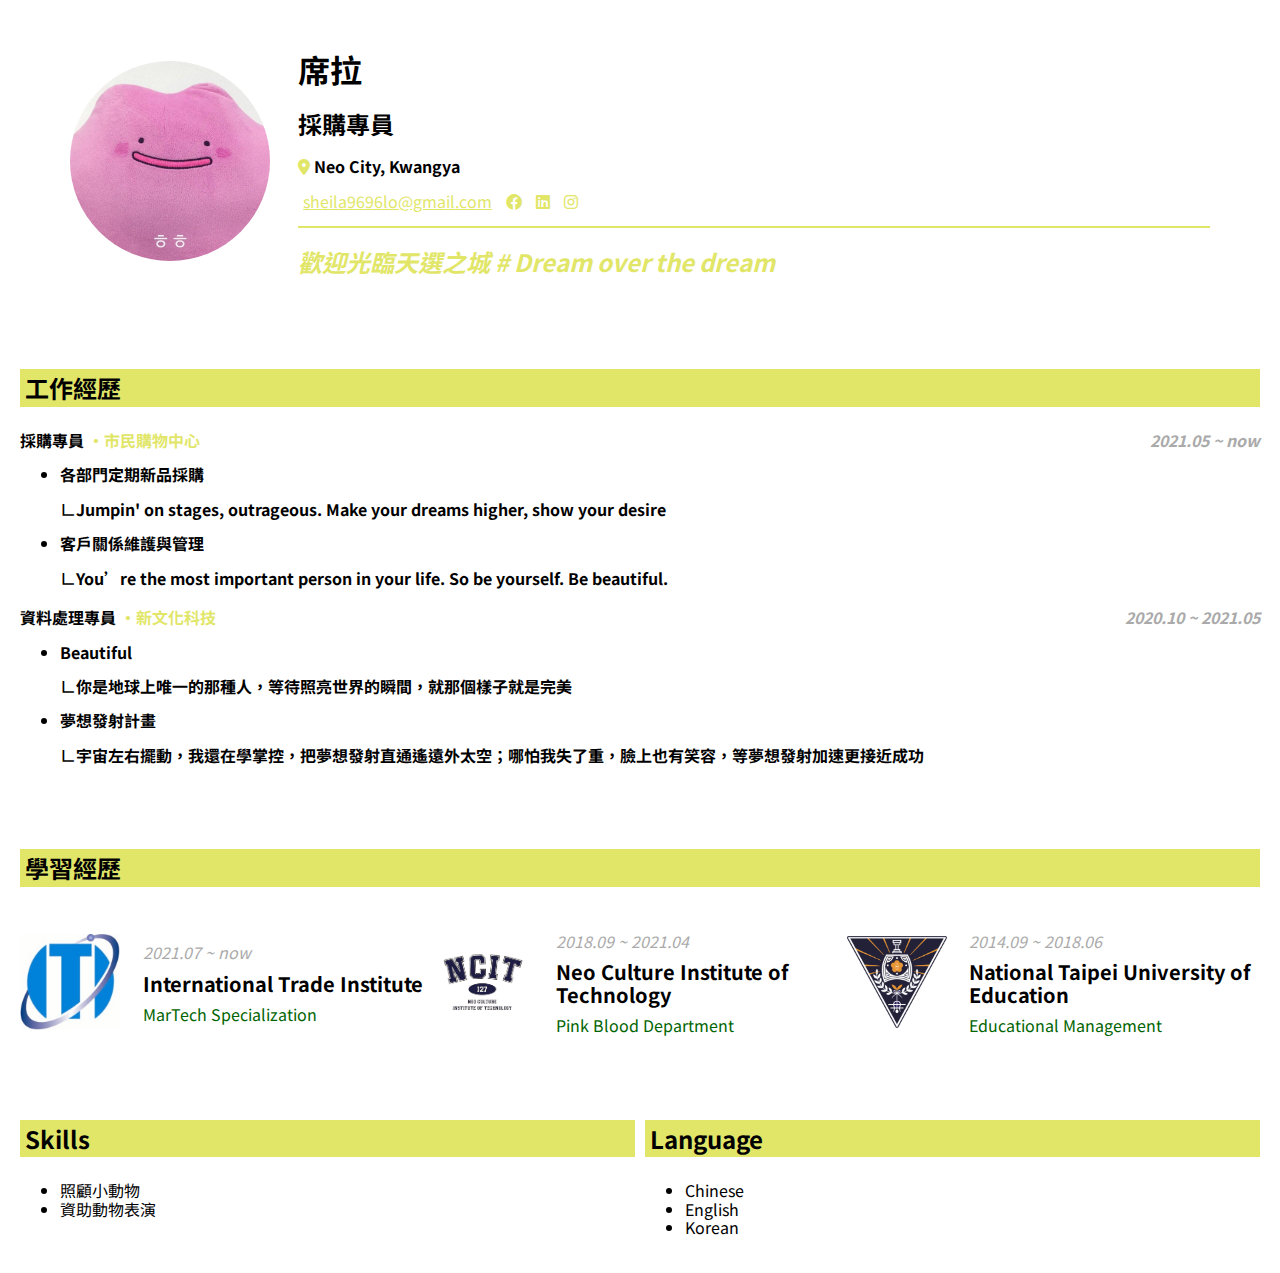
<file: CVlab/index.html>
<!DOCTYPE html>
<html lang="en">

<head>
    <meta charset="UTF-8">
    <meta http-equiv="X-UA-Compatible" content="IE=edge">
    <meta name="viewport" content="width=device-width, initial-scale=1.0">
    <title>Document</title>
    <link rel="stylesheet" href="./stylesheets/normalize.css">
    <link rel="stylesheet" href="./stylesheets/style.css">
    <link rel="stylesheet" href="https://cdnjs.cloudflare.com/ajax/libs/font-awesome/6.0.0/css/all.min.css">
    <!-- Google Tag Manager -->
<script>(function(w,d,s,l,i){w[l]=w[l]||[];w[l].push({'gtm.start':
    new Date().getTime(),event:'gtm.js'});var f=d.getElementsByTagName(s)[0],
    j=d.createElement(s),dl=l!='dataLayer'?'&l='+l:'';j.async=true;j.src=
    'https://www.googletagmanager.com/gtm.js?id='+i+dl;f.parentNode.insertBefore(j,f);
    })(window,document,'script','dataLayer','GTM-5VKV8MN');</script>
    <!-- End Google Tag Manager -->

</head>

<body>
    <!-- Google Tag Manager (noscript) -->
<noscript><iframe src="https://www.googletagmanager.com/ns.html?id=GTM-5VKV8MN"
    height="0" width="0" style="display:none;visibility:hidden"></iframe></noscript>
    <!-- End Google Tag Manager (noscript) -->
    <div class="container">
        <section class="intro-block">
            <div class="row">
                <div class="avatar">
                    <img src="./images/img-aaf7b049a931acf9ee012bb5516c4f4d.jpg" alt="Sheila">
                </div>
                <div class="content">
                    <h1>席拉</h1>
                    <h2 class="primary"; style="color:black;">採購專員</h2>
                <div class="location">
                    <i class="fa-solid fa-location-dot primary"></i>
                        <b>Neo City, Kwangya</b>
                    </div>
                    <div class="contact-me">
                        <ul>
                            <li>
                                <a class="primary" href="mailto:sheila9696lo@gmail.com">sheila9696lo@gmail.com</a>
                                <li>
                                <i class="fa-brands fa-facebook primary"></i>
                            </li>
                            <li>
                                <i class="fa-brands fa-linkedin primary"></i>
                            </li>
                            <li>
                                <i class="fa-brands fa-instagram primary"></i>
                            </li>
                            
                            </li>
                        </ul>
                    </div>
                <div class="me"><h2><i>歡迎光臨天選之城 # Dream over the dream</h2></i></div>
                </div>
                
            </div>
        </section>
    </div>
    

<section class="experience-block">
    <h3 class="primary title"; style="color:black;background-color: RGB(225,230,105);">工作經歷</h3>
    <div class="experience-item">
        <h4>採購專員 <span class="primary">・市民購物中心</span> <div style="float: right"; class="secondary"><i>2021.05 ~ now</i></div>
            <ul> 
            <li>各部門定期新品採購 
                <p>∟Jumpin' on stages, outrageous. Make your dreams higher, show your desire</p>
            </li>
            
            <li>客戶關係維護與管理
                <p>∟You’re the most important person in your life. So be yourself. Be beautiful.</p>
            </li>
        </ul>
    </div>
    <div class="experience-item">
        <h4>資料處理專員 <span class="primary">・新文化科技</span> <div style="float: right"; class="secondary"><i>2020.10 ~ 2021.05</i></div>
            <ul> 
            <li>Beautiful 
                <p>∟你是地球上唯一的那種人，等待照亮世界的瞬間，就那個樣子就是完美</p></li>
            <li>夢想發射計畫
                <p>∟宇宙左右擺動，我還在學掌控，把夢想發射直通遙遠外太空；哪怕我失了重，臉上也有笑容，等夢想發射加速更接近成功</p></p>
            </li>
            </ul>
    </div>

</section>
<section class="education-block">
    <h3 class="primary title"; style="color:black;background-color: RGB(225,230,105);">學習經歷</h3>
        <div class="row">
            <div class="education-item">
                <div class="logo"><img src="./images/ITI logo.jpg" alt="學校logo"></div>
        <ul>
        <li><i>2021.07 ~ now</i> </1i>
        <li>International Trade Institute</li>
        <li>MarTech Specialization</li>
        </ul>
        </div>
            <div class="education-item">
                <div class="logo"><img src="./images/E9M8UcDVgAEWyl6.jpg" alt="學校logo"></div>
    <ul>
        <li><i>2018.09 ~ 2021.04 </i> </1i>
        <li>Neo Culture Institute of Technology</li>
        <li>Pink Blood Department</li>
    </ul>
    </div>
            <div class="education-item">
            <div class="logo"><img src="./images/National_Taipei_University_of_Education_logo.svg.png" alt="學校logo"></div>
<ul>
    <li><i>2014.09 ~ 2018.06</i> </1i>
    <li>National Taipei University of Education</li>
    <li>Educational Management</li>
</ul>
    </div>
        
    </section>  
    
<section class="others-block">
    <div class="skill">
        <h3 class="primary title"; style="color:black;background-color: RGB(225,230,105);">Skills</h3>
        <ul>
        <li>照顧小動物</li>
        <li>資助動物表演</li>
        </ul>
    </div>
    <div class="language">
        <h3 class="primary title"; style="color:black;background-color: RGB(225,230,105);">Language</h3>
        <ul>
        <li>Chinese</li>
        <li>English</li>
        <li>Korean</li>
        </ul>
    </div>
</section>
</body>

</html>
</file>
<file: CVlab/stylesheets/style.css>
@import url('https://fonts.googleapis.com/css2?family=Noto+Sans+TC:wght@100;300;400;500;700;900&display=swap');

*{
    font-family: 'Noto Sans TC', sans-serif;
}

.primary{
        color: RGB(225,230,105);
}

.me{
    color: RGB(225,230,105);
    border-top: 2px solid RGB(225,230,105);
}
.container{
    max-width: 1200px;
    margin: 0 auto;
    
}

.row{
    display: flex;
    flex-wrap: wrap;
}

.intro-block .row{
    align-items: center;
    padding: 10px;
}

.avatar{
    width: 20%;
    }

.avatar img{
        width: 200px;
    border-radius: 50%;
}

.content{
    width: 80%;
    }

.contact-me ul{
    list-style: none;
    padding: 0;
    
}

.contact-me>ul li{
    display: inline;
    padding: 0 5px;
}

.title {
    font-size: 24px;
}

.secondary{
    color: #AAA
    
}
.intro-block{
    padding: 20px;
}
.experience-block{
    padding: 20px;
}
.experience-block h3{
    padding: 5px;
}

.education-block h3{
    padding: 5px;
}
.education-block{
    padding: 20px;
}

.education-item {
    display: flex;
    align-items: center;
    width: 33.33333%;
}

.education-item .logo{
    width: 20%;
}

.education-item .logo img{
    width: 100px;
    
}

.education-item ul li {
    list-style: none;
    padding: 5px 0;
}

.education-item ul :nth-child(1) {
color: #AAA;
}

.education-item ul :nth-child(2) {
    font-weight: 700;
    font-size: 20px;
}

.education-item ul :nth-child(3) {
color : darkgreen;
}

.others-block{
display: flex;
flex-wrap: wrap;
    padding: 20px;

}
.others-block h3{
padding: 5px;
}
.skill{
padding-right: 5px;
}
.language{
padding-left: 5px;
}

.others-block>div{
width: 50%;
}
.others-block>* {
box-sizing: border-box;
}


@media screen and (max-width: 992px) {
.avatar,
.avatar>img {
width: 100%;}
.intro-block .content {
width: 100%;}
.intro-block>.row {
flex-direction: column;}
.avatar {
max-width: 150px;}
.education-item {
width: 50%;}
.others-block>* {
width: 100%;
}}

@media screen and (max-width: 768px) {
.education-item {
width: 100%;}}
</file>
